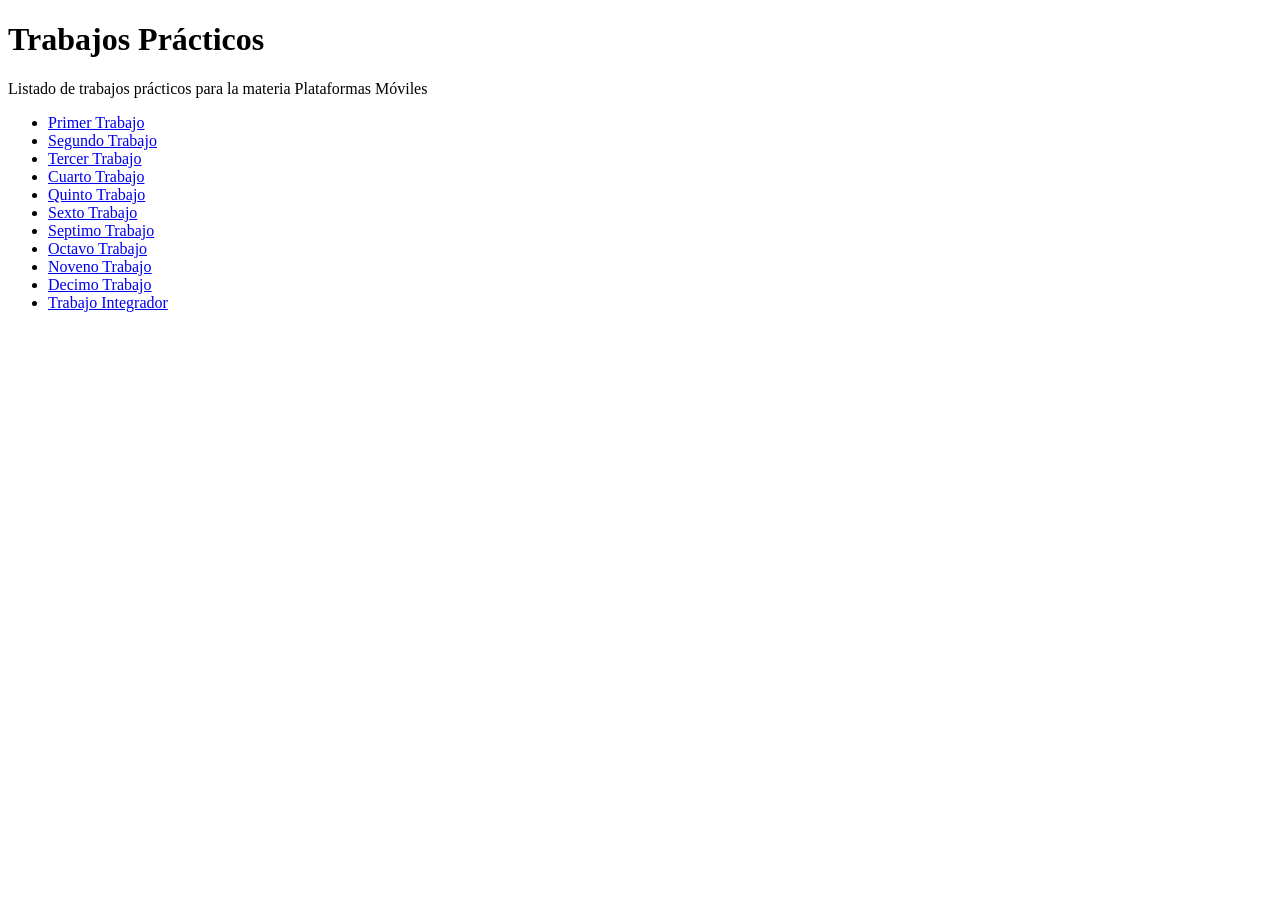
<file: index.html>
<!DOCTYPE html>
<html>
   <head>
      <title>Hola Mundo!</title>
   </head>
   <body>
     <h1>Trabajos Prácticos</h1>
     <p>Listado de trabajos prácticos para la materia Plataformas Móviles</p>
     <ul>
       <li><a href="tp-1/">Primer Trabajo</a></li>
        <li><a href="tp-2/">Segundo Trabajo</a></li>
        <li><a href="tp-3/">Tercer Trabajo</a></li>
        <li><a href="tp-4/">Cuarto Trabajo</a></li>
        <li><a href="tp-5/">Quinto Trabajo</a></li>
        <li><a href="tp-6/">Sexto Trabajo</a></li>
        <li><a href="tp-7/">Septimo Trabajo</a></li>
        <li><a href="tp-8/">Octavo Trabajo</a></li>
        <li><a href="tp-9/">Noveno Trabajo</a></li>
        <li><a href="tp-10/">Decimo Trabajo</a></li>
        <li><a href="tp-integrador/">Trabajo Integrador</a></li>
     </ul>
   </body>
</html>
</file>
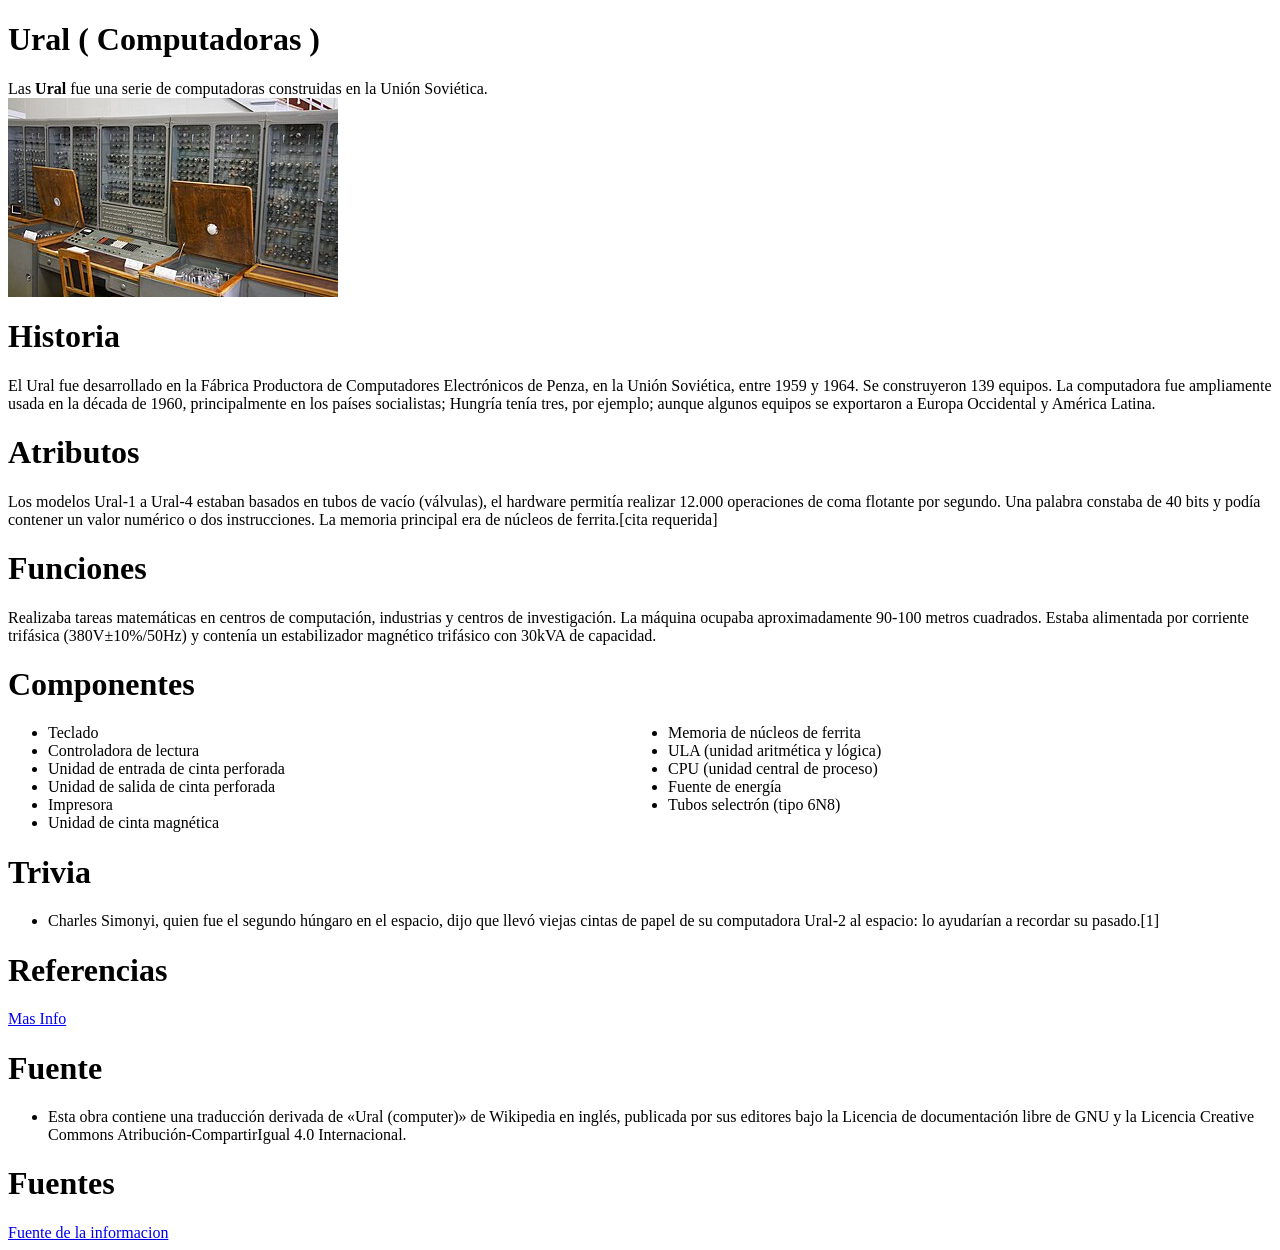
<file: tp-1/index.html>
<!DOCTYPE html>
<html lang="en">
<head>
    <meta charset="UTF-8">
    <meta name="viewport" content="width=device-width, initial-scale=1.0">
    <title>Ural </title>
</head>
<body>
    <h1>Ural ( Computadoras )</h1>
    <p>
        Las <strong>Ural</strong> fue una serie de computadoras construidas en la Unión Soviética.
        <img src="ural1.jpg" alt="ural1" style="display: block; margin-left: 0;">
    </p>

    <h1>Historia</h1>
    <p>
        El Ural fue desarrollado en la Fábrica Productora de Computadores Electrónicos de Penza, en la Unión Soviética, 
        entre 1959 y 1964. Se construyeron 139 equipos. La computadora fue ampliamente usada en la década de 1960, principalmente en los países 
        socialistas; Hungría tenía tres, por ejemplo; aunque algunos equipos se exportaron a Europa Occidental y América Latina.
    </p>

    <h1>Atributos</h1>
    <p>
        Los modelos Ural-1 a Ural-4 estaban basados en tubos de vacío (válvulas), el hardware permitía realizar 12.000 operaciones de coma flotante por segundo. 
        Una palabra constaba de 40 bits y podía contener un valor numérico o dos instrucciones. La memoria principal era de núcleos de ferrita.[cita requerida]
    </p>

    <h1>Funciones</h1>
    <p>
        Realizaba tareas matemáticas en centros de computación, industrias y centros de investigación. La máquina ocupaba aproximadamente 90-100 metros cuadrados. 
        Estaba alimentada por corriente trifásica (380V±10%/50Hz) y contenía un estabilizador magnético trifásico con 30kVA de capacidad.
    </p>

    <h1>Componentes</h1>
    <ul style="columns: 2;">
        <li>Teclado</li>
        <li>Controladora de lectura</li>
        <li>Unidad de entrada de cinta perforada</li>
        <li>Unidad de salida de cinta perforada </li>
        <li> Impresora </li>
        <li> Unidad de cinta magnética </li>
        <li>Memoria de núcleos de ferrita</li>
        <li>ULA (unidad aritmética y lógica)</li>
        <li>CPU (unidad central de proceso)</li>
        <li>Fuente de energía</li>
        <li>Tubos selectrón (tipo 6N8)</li>
    </ul>

    <h1>Trivia</h1>
    <ul>
        <li>Charles Simonyi, quien fue el segundo húngaro en el espacio,
            dijo que llevó viejas cintas de papel de su computadora Ural-2 al espacio: lo ayudarían a recordar su pasado.[1]</ul>
    </ul>

    <h1>Referencias</h1>
    <a href=" http://go.sosd.com/servlet/nrp?cmd=sty&cid=RIM&pgn=1&ino=1061860&cat=Science&lno=1">Mas Info</a>

    <h1>Fuente</h1>
    <ul>
        <li>
            Esta obra contiene una traducción derivada de 
            «Ural (computer)» de Wikipedia en inglés, publicada por sus editores bajo la Licencia de documentación libre de GNU y la Licencia Creative Commons Atribución-CompartirIgual 4.0 Internacional.
        </li>
    </ul>

    <h1>Fuentes</h1>
    <a href="https://es.wikipedia.org/wiki/Ural_(computadora)#Historia">Fuente de la informacion</a>
</body>
</html>
</file>
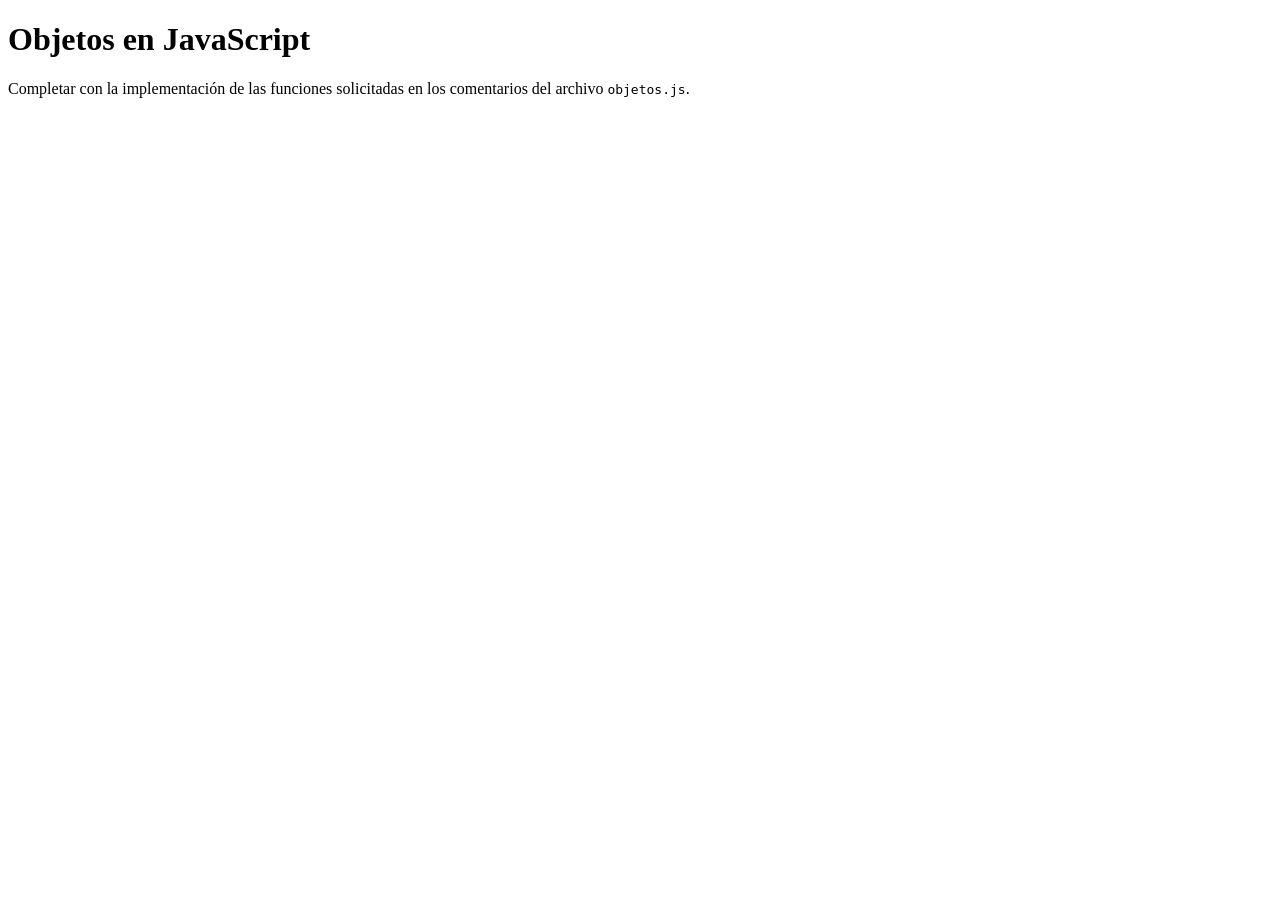
<file: tp-10/index.html>
<!DOCTYPE html>
<html>
<head>
    <meta charset="utf-8">
    <meta name="viewport" content="width=device-width, initial-scale=1">
    <title>Objetos en JavaScript</title>
</head>
<body>
    <h1>Objetos en JavaScript</h1>
    <p>Completar con la implementación de las funciones solicitadas en los comentarios del archivo <code>objetos.js</code>.</p>
    <script src="objetos.js"></script>
</body>
</html>
</file>
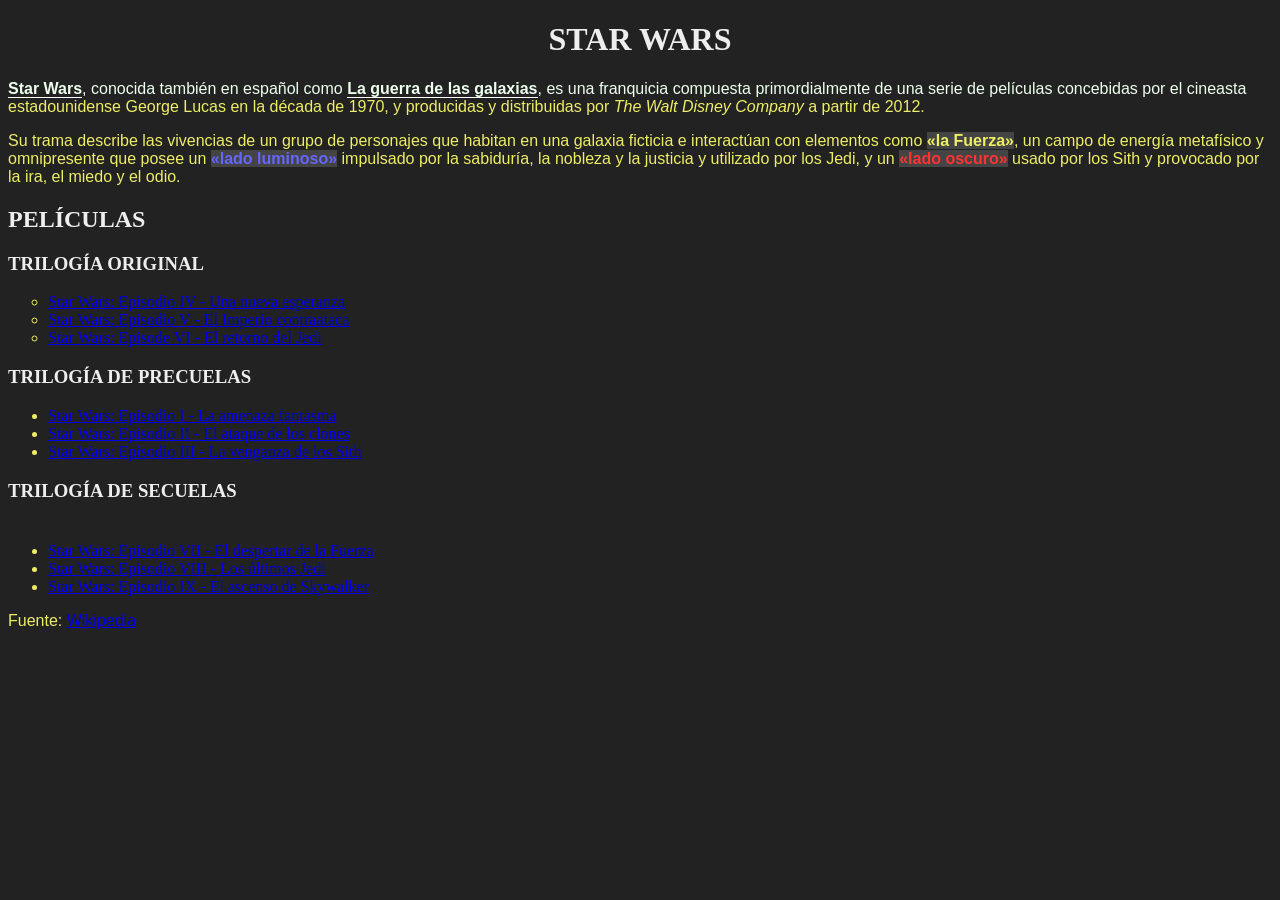
<file: tp-2/index.html>
<!DOCTYPE html>
<html>
<head>
    <meta charset="utf-8">
    <meta name="viewport" content="width=device-width, initial-scale=1">
    <title>TP2 - Selectores CSS</title>

    <link rel="stylesheet" href="style.css">

</head>
<body>
    <h1>Star Wars</h1>
    <p><strong>Star Wars</strong>, conocida también en español como <strong>La guerra de las galaxias</strong>, es una franquicia compuesta primordialmente de una serie de películas concebidas por el cineasta estadounidense George Lucas en la década de 1970, y producidas y distribuidas por <a>The Walt Disney Company</a> a partir de 2012.</p>
    <p>Su trama describe las vivencias de un grupo de personajes que habitan en una galaxia ficticia e interactúan con elementos como <span class="the-force">«la Fuerza»</span>, un campo de energía metafísico y omnipresente que posee un <span class="the-force light-side">«lado luminoso»</span> impulsado por la sabiduría, la nobleza y la justicia y utilizado por los Jedi, y un <span class="the-force dark-side">«lado oscuro»</span> usado por los Sith y provocado por la ira, el miedo y el odio.</p>
    <h2>Películas</h2>
    <h3>Trilogía Original</h3>
    <ul id="og-trilogy" class="movies-list">
        <li><a href="https://es.wikipedia.org/wiki/Star_Wars:_Episodio_IV_-_Una_nueva_esperanza">Star Wars: Episodio IV - Una nueva esperanza</a></li>
        <li><a href="https://es.wikipedia.org/wiki/Star_Wars:_Episodio_V_-_El_Imperio_contraataca">Star Wars: Episodio V - El Imperio contraataca</a></li>
        <li><a href="https://es.wikipedia.org/wiki/Star_Wars:_Episode_VI_-_Return_of_the_Jedi">Star Wars: Episode VI - El retorno del Jedi</a></li>
    </ul>
    <h3>Trilogía de precuelas</h3>
    <ul class="movies-list">
        <li><a href="https://es.wikipedia.org/wiki/Star_Wars:_Episodio_I_-_La_amenaza_fantasma">Star Wars: Episodio I - La amenaza fantasma</a></li>
        <li><a href="https://es.wikipedia.org/wiki/Star_Wars:_Episodio_II_-_El_ataque_de_los_clones">Star Wars: Episodio II - El ataque de los clones</a></li>
        <li><a href="https://es.wikipedia.org/wiki/Star_Wars:_Episodio_III_-_La_venganza_de_los_Sith">Star Wars: Episodio III - La venganza de los Sith</a></li>
    </ul>
    <h3>Trilogía de secuelas</h3>
    <ul class="movies-list">
        <li><a href="https://es.wikipedia.org/wiki/Star_Wars:_Episodio_VII_-_El_despertar_de_la_Fuerza">Star Wars: Episodio VII - El despertar de la Fuerza</a></li>
        <li><a href="https://es.wikipedia.org/wiki/Star_Wars:_Episodio_VIII_-_Los_últimos_Jedi">Star Wars: Episodio VIII - Los últimos Jedi</a></li>
        <li><a href="https://es.wikipedia.org/wiki/Star_Wars:_Episodio_IX_-_El_ascenso_de_Skywalker">Star Wars: Episodio IX - El ascenso de Skywalker</a></li>
    </ul>
    <p>Fuente: <a href="https://es.wikipedia.org/wiki/Star_Wars">Wikipedia</a></p>
</body>
</html>
</file>
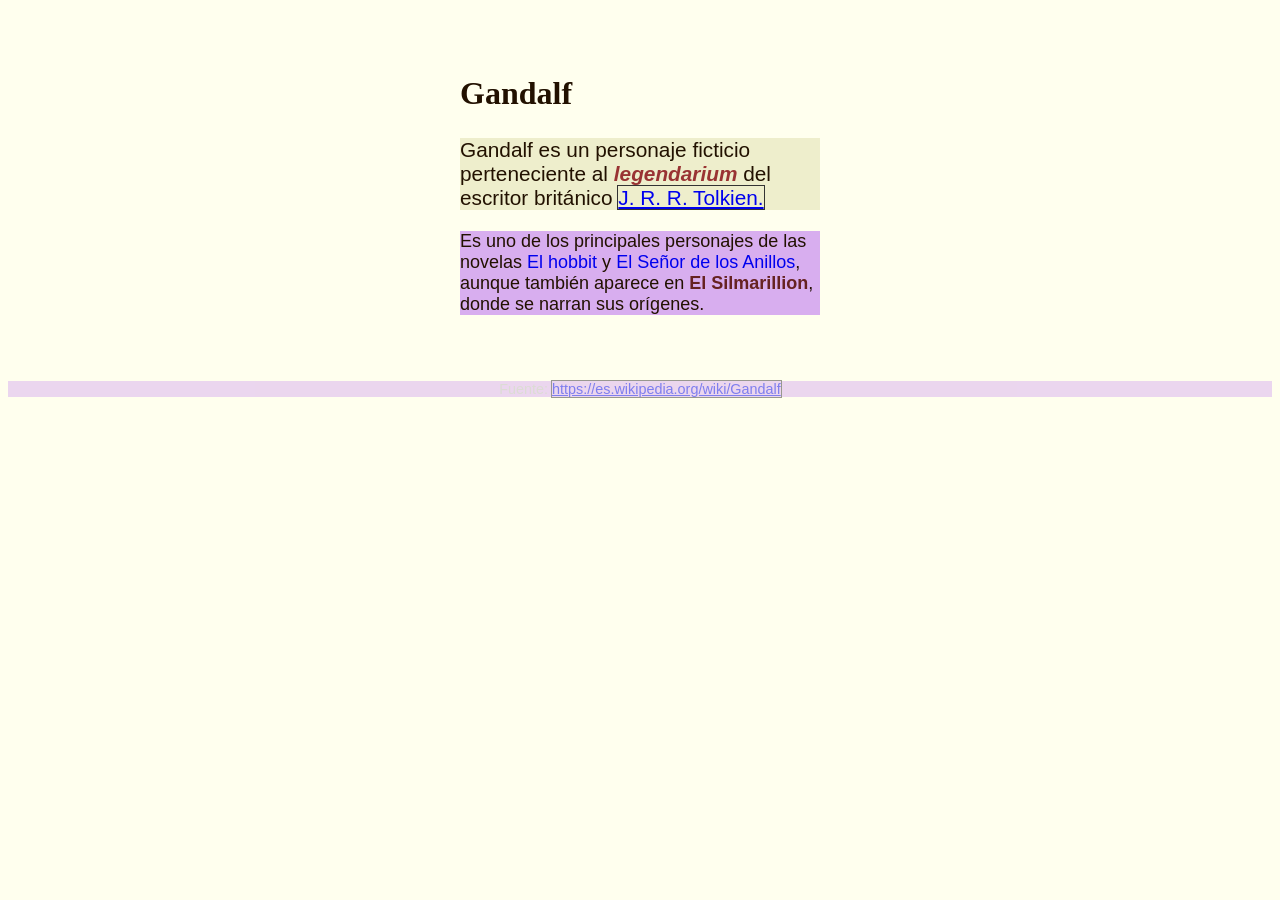
<file: tp-3/index.html>
<!DOCTYPE html>
<html lang="es">
<head>
	<meta charset="utf-8">
	<meta name="viewport" content="width=device-width, initial-scale=1">
	<title>TP3 - Especificidad CSS</title>
	<link rel="stylesheet" type="text/css" href="style.css">
	<style type="text/css">
		body {
			font-size: 18px;
			background-color: #ffe;
			color: #210;
		}

		#contenedor {
			max-width: 40ch;
			margin: 2rem auto;
			padding: 1rem;
		}

		h1 {
			font-size: 2rem;
			text-align: left;
		}

		p {
			font-family: sans-serif;
		}

		#primer-parrafo {
			font-size: 1.3rem;
			background-color: #eec;
		}

		p.importante em {
			font-weight: bold;
			color: #144;
		}

		p.novelas a {
			outline: none;
			text-decoration: none;
		}
		p.novelas a:hover {
			text-decoration: underline;
			background-color: #ccd;
		}

		body p.fuente.parrafo {
			color: #bbb !important;
			font-size: 0.9rem;
			opacity: 50%;
			text-align: center;
		}
	</style>
</head>
<body>
	<article id="contenedor">
		<h1 class="titulo">Gandalf</h1>
		
		<p id="primer-parrafo" class="importante parrafo">
			Gandalf es un personaje ficticio perteneciente al <em>legendarium</em> del escritor británico <a href="https://es.wikipedia.org/wiki/J._R._R._Tolkien">J. R. R. Tolkien.</a>
		</p>
		
		<p class="novelas parrafo">
			Es uno de los principales personajes de las novelas <a href="https://es.wikipedia.org/wiki/El_hobbit">El hobbit</a> y <a href="https://es.wikipedia.org/wiki/El_Señor_de_los_Anillos">El Señor de los Anillos</a>, aunque también aparece en <span class="complicado" style="color: #622">El Silmarillion</span>, donde se narran sus orígenes.
		</p>
	</article>

	<p class="fuente parrafo">
		Fuente: <a href="https://es.wikipedia.org/wiki/Gandalf">https://es.wikipedia.org/wiki/Gandalf</a>
	</p>
</body>
</html>
</file>
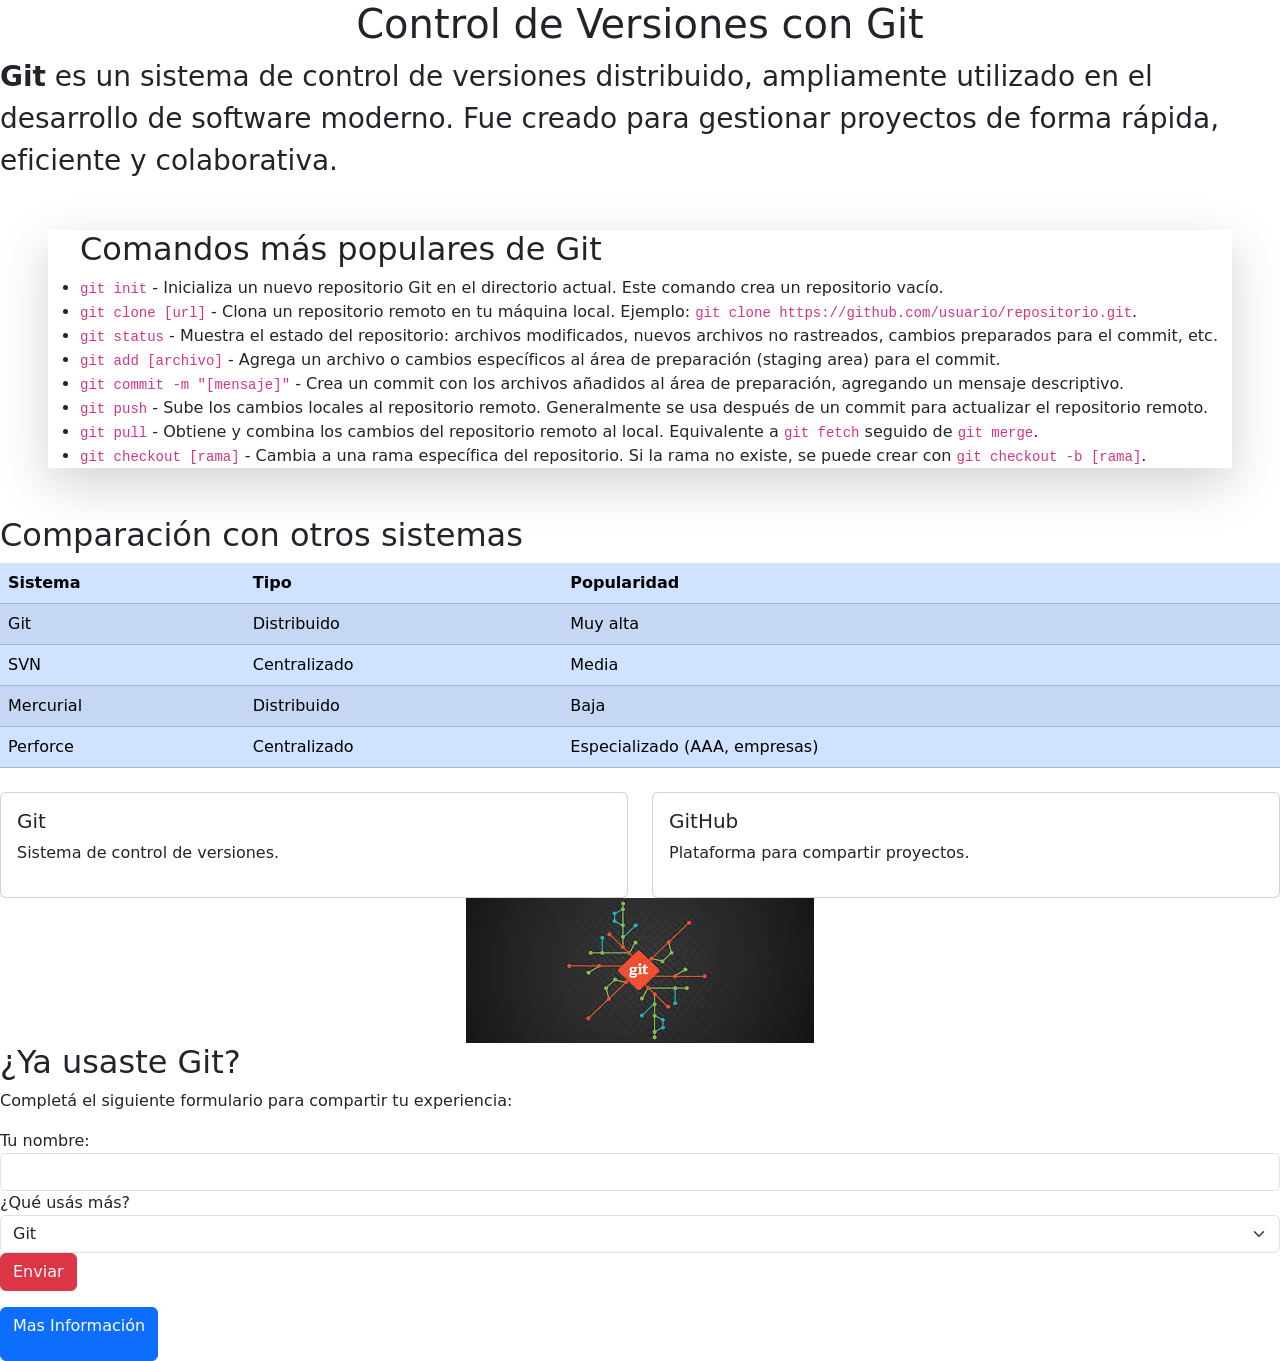
<file: tp-5/index.html>
<!DOCTYPE html>
<html lang="es">
<head>
    <meta charset="UTF-8">
    <meta name="viewport" content="width=device-width, initial-scale=1.0">

    <link href="https://cdn.jsdelivr.net/npm/bootstrap@5.3.0/dist/css/bootstrap.min.css" rel="stylesheet" integrity="sha384-9ndCyUaIbzAi2FUVXJi0CjmCapSmO7SnpJef0486qhLnuZ2cdeRhO02iuK6FUUVM" crossorigin="anonymous">

    <title>Control de Versiones con Git</title>
</head>
<body>

    <script src="https://cdn.jsdelivr.net/npm/bootstrap@5.3.0/dist/js/bootstrap.bundle.min.js" integrity="sha384-geWF76RCwLtnZ8qwWowPQNguL3RmwHVBC9FhGdlKrxdiJJigb/j/68SIy3Te4Bkz" crossorigin="anonymous"></script>

    <h1 class="text-center">Control de Versiones con Git</h1>

    <p class="fs-3"><strong>Git</strong> es un sistema de control de versiones distribuido, ampliamente utilizado en el desarrollo de
        software moderno. Fue creado para gestionar proyectos de forma rápida, eficiente y colaborativa.
    </p>

    <ul class="m-5 shadow-lg">
    <h2>Comandos más populares de Git</h2>
        <li><code>git init</code> - Inicializa un nuevo repositorio Git en el directorio actual. Este comando crea un repositorio vacío.</li>
        <li><code>git clone [url]</code> - Clona un repositorio remoto en tu máquina local. Ejemplo: <code>git clone https://github.com/usuario/repositorio.git</code>.</li>
        <li><code>git status</code> - Muestra el estado del repositorio: archivos modificados, nuevos archivos no rastreados, cambios preparados para el commit, etc.</li>
        <li><code>git add [archivo]</code> - Agrega un archivo o cambios específicos al área de preparación (staging area) para el commit.</li>
        <li><code>git commit -m "[mensaje]"</code> - Crea un commit con los archivos añadidos al área de preparación, agregando un mensaje descriptivo.</li>
        <li><code>git push</code> - Sube los cambios locales al repositorio remoto. Generalmente se usa después de un commit para actualizar el repositorio remoto.</li>
        <li><code>git pull</code> - Obtiene y combina los cambios del repositorio remoto al local. Equivalente a <code>git fetch</code> seguido de <code>git merge</code>.</li>
        <li><code>git checkout [rama]</code> - Cambia a una rama específica del repositorio. Si la rama no existe, se puede crear con <code>git checkout -b [rama]</code>.</li>
    </ul>

    <h2>Comparación con otros sistemas</h2>
    <table class="table table-primary table-striped">
        <thead>
            <tr>
                <th>Sistema</th>
                <th>Tipo</th>
                <th>Popularidad</th>
            </tr>
        </thead>
        <tbody>
            <tr>
                <td>Git</td>
                <td>Distribuido</td>
                <td>Muy alta</td>
            </tr>
            <tr>
                <td>SVN</td>
                <td>Centralizado</td>
                <td>Media</td>
            </tr>
            <tr>
                <td>Mercurial</td>
                <td>Distribuido</td>
                <td>Baja</td>
            </tr>
            <tr>
                <td>Perforce</td>
                <td>Centralizado</td>
                <td>Especializado (AAA, empresas)</td>
            </tr>
        </tbody>
    </table>


    <div class="row mt-4">
    <div class="col">
        <div class="card p-3">
            <h5>Git</h5>
            <p>Sistema de control de versiones.</p>
        </div>
    </div>

    <div class="col">
        <div class="card p-3">
            <h5>GitHub</h5>
            <p>Plataforma para compartir proyectos.</p>
        </div>
    </div>
</div>

    <div id="carouselExample" class="carousel slide">
  <div class="carousel-inner">
    <div class="carousel-item active">
      <center><img src="1.jpg" class="d-block w-10" alt="..."></center>
    </div>
    <div class="carousel-item">
      <center><img src="2.png" class="d-block w-10" alt="..."></center>
    </div>
    <div class="carousel-item">
      <center><img src="3.png" class="d-block w-10" alt="..."></center>
    </div>
  </div>
  <button class="carousel-control-prev" type="button" data-bs-target="#carouselExample" data-bs-slide="prev">
    <span class="carousel-control-prev-icon" aria-hidden="true"></span>
    <span class="visually-hidden">Previous</span>
  </button>
  <button class="carousel-control-next" type="button" data-bs-target="#carouselExample" data-bs-slide="next">
    <span class="carousel-control-next-icon" aria-hidden="true"></span>
    <span class="visually-hidden">Next</span>
  </button>
</div>

    <h2>¿Ya usaste Git?</h2>
    <p>Completá el siguiente formulario para compartir tu experiencia:</p>

    <form class="form">
        <label for="nombre">Tu nombre:</label>
        <input type="text" id="nombre" name="nombre" class="form-control">

        <label for="experiencia">¿Qué usás más?</label><br>
        <select id="experiencia" name="experiencia" class="form-select">
            <option value="git">Git</option>
            <option value="github">Git + GitHub</option>
            <option value="otro">Otro sistema</option>
            <option value="ninguno">Todavía no uso ninguno</option>
        </select>

        <button type="button" class="btn btn-danger">Enviar</button>

<br>

<button type="button" class="btn btn-primary mt-3" data-bs-toggle="modal" data-bs-target="#miModal">
    <p>Mas Información</p>
</button>


<div class="modal fade" id="miModal" tabindex="-1">
    <div class="modal-dialog">
        <div class="modal-content">

            <div class="modal-header">
                <h5 class="modal-title">Pagina de Git</h5>

                <button type="button" class="btn-close" data-bs-dismiss="modal"></button>
            </div>

            <div class="modal-body">
                <a href="https://git-scm.com/">
                    <p>Descagar Git</p>
                </a>
            </div>

            <div class="modal-footer">
                <button type="button" class="btn btn-secondary" data-bs-dismiss="modal">
                    <p>Cerrar</p>
                </button>
            </div>

        </div>
    </div>
</div>

    </form>
</body>
</html>
</file>
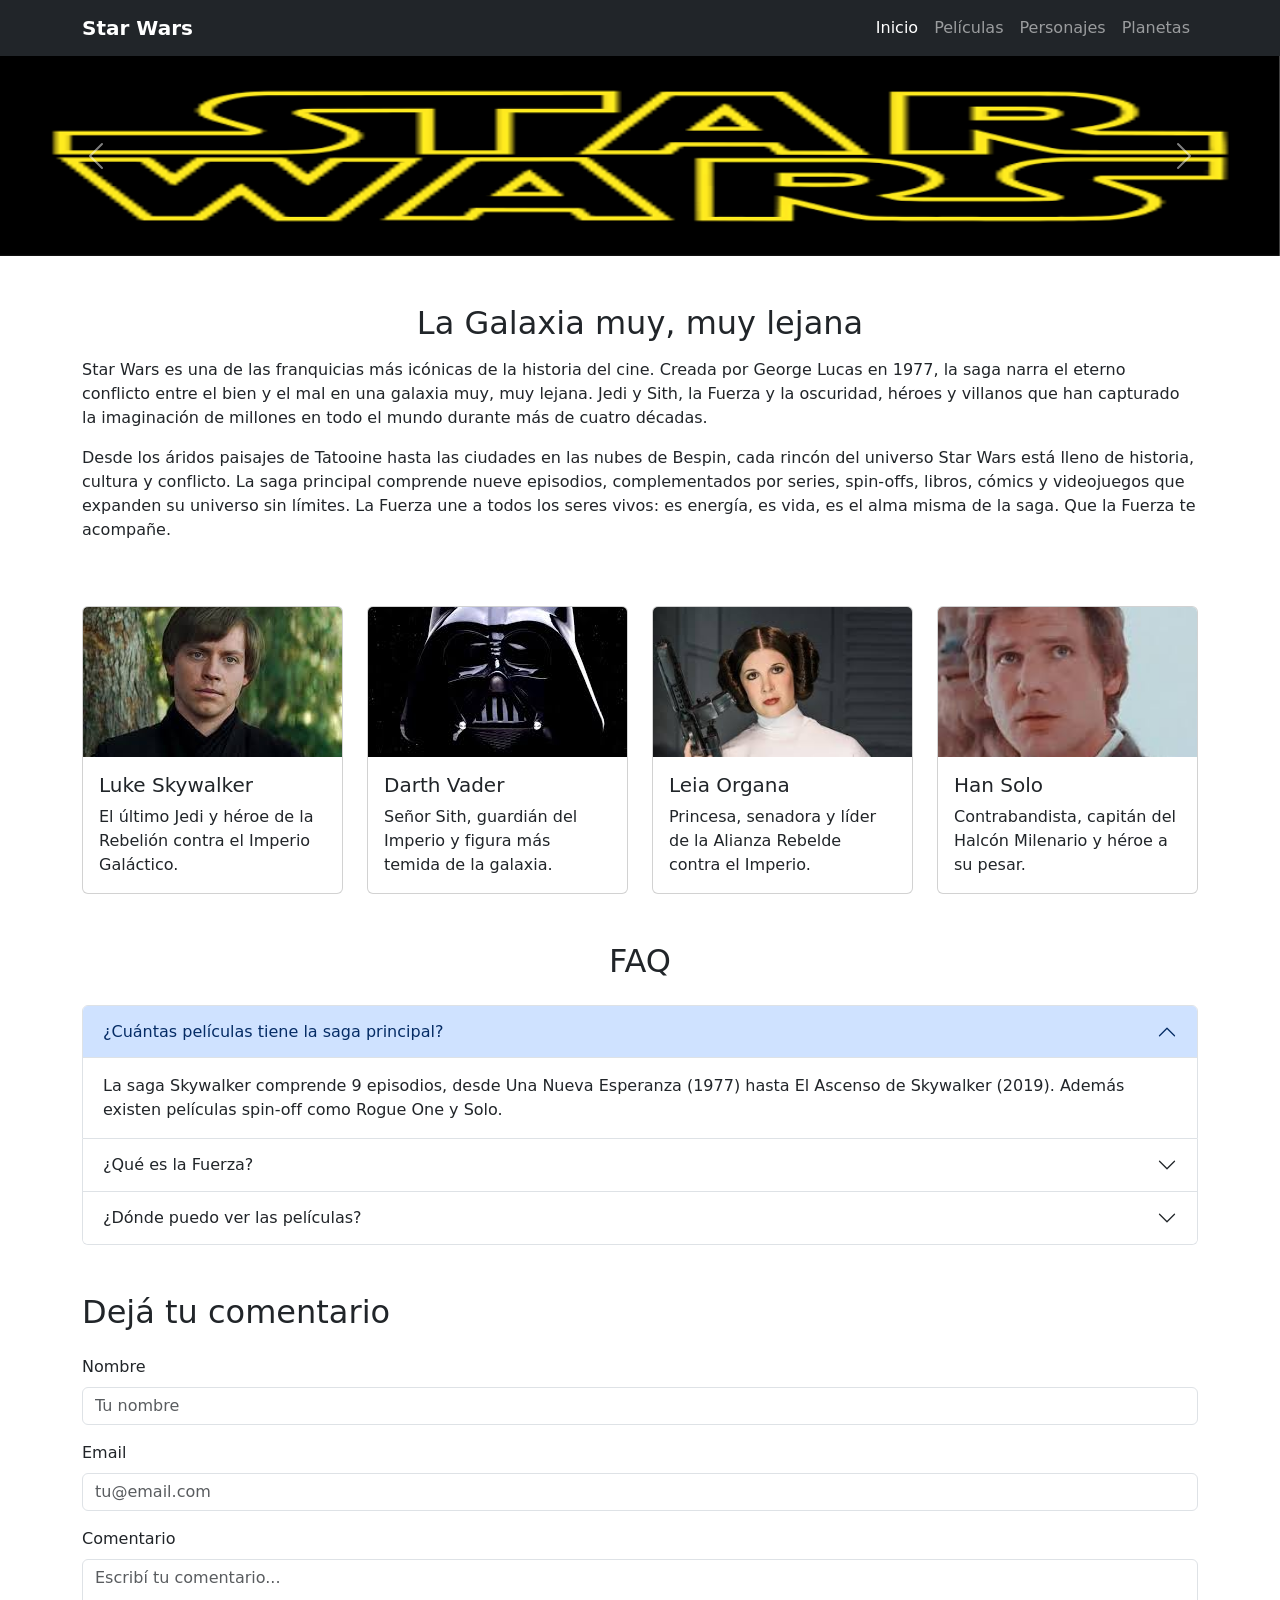
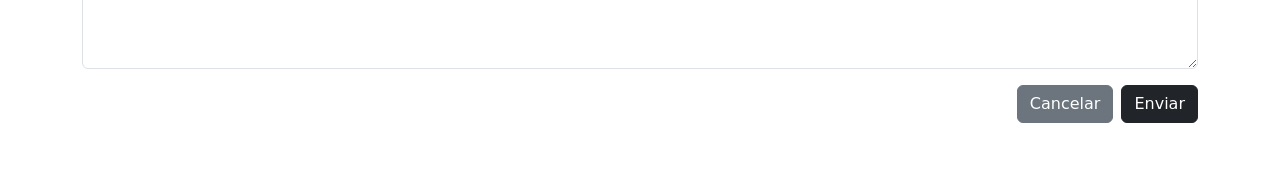
<file: tp-7/index.html>
<!DOCTYPE html>
<html lang="es">
<head>
  <meta charset="UTF-8" />
  <meta name="viewport" content="width=device-width, initial-scale=1.0" />
  <title>Star Wars - TP7</title>
  <link href="https://cdn.jsdelivr.net/npm/bootstrap@5.3.7/dist/css/bootstrap.min.css" rel="stylesheet" />
</head>

<body>
  <nav class="navbar navbar-expand-lg navbar-dark bg-dark">
    <div class="container">
      <a class="navbar-brand fw-bold" href="#">Star Wars</a>
      <button class="navbar-toggler" type="button" data-bs-toggle="collapse" data-bs-target="#menu">
        <span class="navbar-toggler-icon"></span>
      </button>
      <div class="collapse navbar-collapse" id="menu">
        <ul class="navbar-nav ms-auto">
          <li class="nav-item"><a class="nav-link active" href="#">Inicio</a></li>
          <li class="nav-item"><a class="nav-link" href="#">Películas</a></li>
          <li class="nav-item"><a class="nav-link" href="#">Personajes</a></li>
          <li class="nav-item"><a class="nav-link" href="#">Planetas</a></li>
        </ul>
      </div>
    </div>
  </nav>

  <div id="carouselExample" class="carousel slide d-none d-sm-block">
    <div class="carousel-inner">
      <div class="carousel-item active">
        <img src="logo.png" class="d-block w-100" alt="..." height="200">
      </div>
      <div class="carousel-item">
        <img src="1.jpg" class="d-block w-100" alt="..." height="200">
      </div>
      <div class="carousel-item">
        <img src="2.jpg" class="d-block w-100" alt="..." height="200">
      </div>
    </div>
    <button class="carousel-control-prev" type="button" data-bs-target="#carouselExample" data-bs-slide="prev">
      <span class="carousel-control-prev-icon" aria-hidden="true"></span>
      <span class="visually-hidden">Previous</span>
    </button>
    <button class="carousel-control-next" type="button" data-bs-target="#carouselExample" data-bs-slide="next">
      <span class="carousel-control-next-icon" aria-hidden="true"></span>
      <span class="visually-hidden">Next</span>
    </button>
  </div>


  <main class="container mt-5">
    <section class="row mb-5">
      <div class="col-12">
        <h2 class="text-center mb-3">La Galaxia muy, muy lejana</h2>
        <p>
          Star Wars es una de las franquicias más icónicas de la historia del cine. Creada por George Lucas en 1977,
          la saga narra el eterno conflicto entre el bien y el mal en una galaxia muy, muy lejana. Jedi y Sith,
          la Fuerza y la oscuridad, héroes y villanos que han capturado la imaginación de millones en todo el mundo
          durante más de cuatro décadas.
        </p>
        <p>
          Desde los áridos paisajes de Tatooine hasta las ciudades en las nubes de Bespin, cada rincón del universo
          Star Wars está lleno de historia, cultura y conflicto. La saga principal comprende nueve episodios,
          complementados por series, spin-offs, libros, cómics y videojuegos que expanden su universo sin límites.
          La Fuerza une a todos los seres vivos: es energía, es vida, es el alma misma de la saga. Que la Fuerza
          te acompañe.
        </p>
      </div>
    </section>

    <section class="row g-4 mb-5">

      <div class="col-12 col-md-6 col-lg-3">
        <div class="card h-100">
          <img src="luke.jpg" class="card-img-top" style="height:150px; object-fit:cover;" alt="Luke" />
          <div class="card-body">
            <h5 class="card-title">Luke Skywalker</h5>
            <p class="card-text">El último Jedi y héroe de la Rebelión contra el Imperio Galáctico.</p>
          </div>
        </div>
      </div>

      <div class="col-12 col-md-6 col-lg-3">
        <div class="card h-100">
          <img src="darth.jpg" class="card-img-top" style="height:150px; object-fit:cover;" alt="Vader" />
          <div class="card-body">
            <h5 class="card-title">Darth Vader</h5>
            <p class="card-text">Señor Sith, guardián del Imperio y figura más temida de la galaxia.</p>
          </div>
        </div>
      </div>

      <div class="col-12 col-md-6 col-lg-3">
        <div class="card h-100">
          <img src="leia.jpg" class="card-img-top" style="height:150px; object-fit:cover;" alt="Leia" />
          <div class="card-body">
            <h5 class="card-title">Leia Organa</h5>
            <p class="card-text">Princesa, senadora y líder de la Alianza Rebelde contra el Imperio.</p>
          </div>
        </div>
      </div>

      <div class="col-12 col-md-6 col-lg-3">
        <div class="card h-100">
          <img src="han.jpg" class="card-img-top" style="height:150px; object-fit:cover;" alt="Han" />
          <div class="card-body">
            <h5 class="card-title">Han Solo</h5>
            <p class="card-text">Contrabandista, capitán del Halcón Milenario y héroe a su pesar.</p>
          </div>
        </div>
      </div>

    </section>

    <section class="row mb-5">
      <div class="col-12">
        <h2 class="text-center mb-4">FAQ</h2>
        <div class="accordion" id="faqAccordion">

          <div class="accordion-item">
            <h2 class="accordion-header">
              <button class="accordion-button" type="button" data-bs-toggle="collapse" data-bs-target="#faq1">
                ¿Cuántas películas tiene la saga principal?
              </button>
            </h2>
            <div id="faq1" class="accordion-collapse collapse show" data-bs-parent="#faqAccordion">
              <div class="accordion-body">
                La saga Skywalker comprende 9 episodios, desde Una Nueva Esperanza (1977) hasta El Ascenso de Skywalker (2019). Además existen películas spin-off como Rogue One y Solo.
              </div>
            </div>
          </div>

          <div class="accordion-item">
            <h2 class="accordion-header">
              <button class="accordion-button collapsed" type="button" data-bs-toggle="collapse" data-bs-target="#faq2">
                ¿Qué es la Fuerza?
              </button>
            </h2>
            <div id="faq2" class="accordion-collapse collapse" data-bs-parent="#faqAccordion">
              <div class="accordion-body">
                La Fuerza es una energía mística que conecta a todos los seres vivos. Quienes son sensibles a ella pueden usarla para potenciar sus habilidades y mover objetos con la mente.
              </div>
            </div>
          </div>

          <div class="accordion-item">
            <h2 class="accordion-header">
              <button class="accordion-button collapsed" type="button" data-bs-toggle="collapse" data-bs-target="#faq3">
                ¿Dónde puedo ver las películas?
              </button>
            </h2>
            <div id="faq3" class="accordion-collapse collapse" data-bs-parent="#faqAccordion">
              <div class="accordion-body">
                Toda la saga Star Wars está disponible en Disney+, junto con series como The Mandalorian, Obi-Wan Kenobi y Andor.
              </div>
            </div>
          </div>

        </div>
      </div>
    </section>

    <section class="row mb-5">
      <div class="col-12">
        <h2 class="mb-4">Dejá tu comentario</h2>
        <div class="mb-3">
          <label class="form-label" for="nombre">Nombre</label>
          <input type="text" class="form-control" id="nombre" placeholder="Tu nombre" />
        </div>
        <div class="mb-3">
          <label class="form-label" for="email">Email</label>
          <input type="email" class="form-control" id="email" placeholder="tu@email.com" />
        </div>
        <div class="mb-3">
          <label class="form-label" for="comentario">Comentario</label>
          <textarea class="form-control" id="comentario" rows="4" placeholder="Escribí tu comentario..."></textarea>
        </div>
        <div class="d-flex justify-content-center justify-content-sm-end gap-2">
          <button type="button" class="btn btn-secondary">Cancelar</button>
          <button type="button" class="btn btn-dark">Enviar</button>
        </div>
      </div>
    </section>
  </main>


  <script src="https://cdn.jsdelivr.net/npm/bootstrap@5.3.7/dist/js/bootstrap.bundle.min.js"></script>

</body>
</html>
</file>
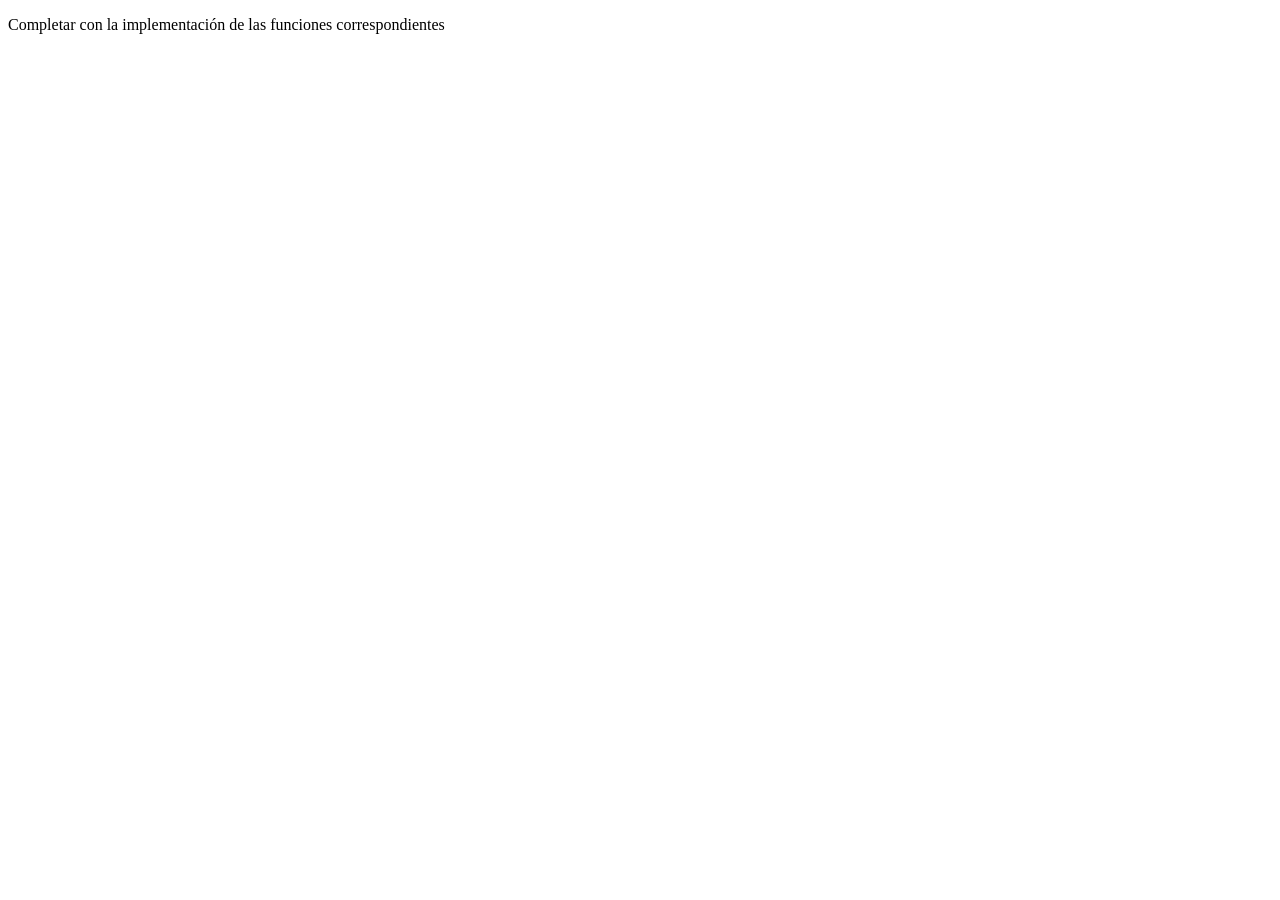
<file: tp-8/index.html>
<!DOCTYPE html>
<html>
<head>
	<meta charset="utf-8">
	<meta name="viewport" content="width=device-width, initial-scale=1">
	<title>TP-7: Funciones en JavaScript</title>
</head>
<body>
<p>Completar con la implementación de las funciones correspondientes</p>
<script type="text/javascript">
// Numeros

// 1- Implementar una función "suma" que retorne la suma de 2 numeros
// ejemplo: suma(2,3) retorna 5
function suma(num1, num2) {
    return num1 + num2;
}

console.log("Resultados de suma():")
console.log(suma(2,3)); // 5
console.log(suma(4,4)); // 8
console.log(suma(-10,10)); // 0


// 2- Implementar una función "elevarAlCubo" que eleve al cubo un numero
// ejemplo: elevarAlCubo(3) retorna 27

function elevarAlCubo(num) {
    return num * num * num;
}

console.log("Resultados de elevarAlCubo():")
console.log(elevarAlCubo(3)); // 27
console.log(elevarAlCubo(99)); // 970299

// 3- Implementar una función "restoDivisionEntera" para devolver el resto de una división entera entre un dividendo y un divisor
// ejemplo: restoDivisionEntera(3,2) retorna 1

function restoDivisionEntera(dividendo, divisor) {
    return dividendo / divisor; 
}

console.log("Resultados de restoDivisionEntera():")
console.log(restoDivisionEntera(1,3)); // 1
console.log(restoDivisionEntera(2,3)); // 2
console.log(restoDivisionEntera(3,3)); // 0
console.log(restoDivisionEntera(4,3)); // 1


// 4- Implementar una función "numeroPi" para devolver el numero PI
// ejemplo: numeroPi() retorna 3,14...

function numeroPi () {
    return Math.PI;
}

console.log("Resultado de numeroPi():")
console.log(numeroPi())


// 5- Implementar una función "numeroRandom" para devolver un número random (aleatorio)
// ejemplo: numeroRandom() retorna 0,123...

function numeroRandom () {
    return Math.random();
}

console.log("Resultados de numeroRandom():")
console.log(numeroRandom())
console.log(numeroRandom())
console.log(numeroRandom())


// 6- Implementar una función "numeroRandomDesdeHasta" para devolver un número random entre 2 valores recibidos como parámetros
// ejemplo: numeroRandomDesdeHasta(1,6) retorna 3

function numeroRandomDesdeHasta(desde,hasta) {
    return Math.floor(Math.random () * 6 ) +1;
}

console.log("Resultados de numeroRandomDesdeHasta():")
console.log(numeroRandomDesdeHasta(1,6))
console.log(numeroRandomDesdeHasta(2,5))
console.log(numeroRandomDesdeHasta(3,4))


// 7- Implementar una función "esPar" que reciba un número como parámetro y devuelva verdadero si el número es par, o falso si es impar
// ejemplo: esPar(4) retorna true, esPar(5) retorna false

function esPar (num) {
    return num % 2 == 0;
}

console.log("Resultados de esPar():")
console.log(esPar(4)); // true
console.log(esPar(5)); // false
console.log(esPar(0)); // true
console.log(esPar(-2)); // true


// 8- Implementar una función "esPositivo" que reciba un número y devuelva true si el número es positivo, o false si es negativo o cero
// ejemplo: esPositivo(4) retorna true, esPositivo(-3) retorna false

function esPositivo (num) {
    return num>0;
}

console.log("Resultados de esPositivo():")
console.log(esPositivo(4)); // true
console.log(esPositivo(-3)); // false
console.log(esPositivo(0)); // false

// 9- Implementar una función "clasificarNumero" que reciba un número y retorne un mensaje indicando si el número es par o impar, y si es positivo o negativo
// ejemplo: clasificarNumero(4) retorna "El número 4 es par y positivo."
// ejemplo: clasificarNumero(-3) retorna "El número -3 es impar y negativo."

function clasificarNumero (num){
    let par = ( num % 2 == 0) ? "par":"impar";
    let signo = ( num > 0 ) ? "positivo":"negativo";

    return `El número ${num} es ${par} y ${signo}.`;
}

console.log("Resultados de clasificarNumero():")
console.log(clasificarNumero(4)); // "El número 4 es par y positivo."
console.log(clasificarNumero(-3)); // "El número -3 es impar y negativo."
console.log(clasificarNumero(0)); // "El número 0 es par y no positivo."

// Cadenas de Caracteres

// 10- Implementar una función "transformarMayuscula" que transforme a mayúscula la cadena de caracteres recibida como parámetro
// ejemplo: transformarMayuscula("Plataformas Móviles") retorna "PLATAFORMAS MÓVILES"

function transformarMayuscula(texto){
    return texto.toUpperCase();
}
console.log("Resultados de transformarMayuscula():")
console.log(transformarMayuscula("Plataformas Móviles"))
console.log(transformarMayuscula("hola mundo"))
console.log(transformarMayuscula("abc"))


// 11- Implementar una función "primeraLetra" que nos devuelva la inicial de la cadena de caracteres recibida como parámetro
// ejemplo: primeraLetra("Plataformas") retorna "P"

function primeraLetra(texto) {
    return texto.charAt(0);
}

console.log("Resultados de primeraLetra():")
console.log(primeraLetra("Plataformas Móviles"))
console.log(primeraLetra("hola mundo"))
console.log(primeraLetra("abc"))


// 12- Implementar una función "sinPrimeraLetra" que nos devuelva la cadena de caracteres recibida como parámetro sin la primera letra
// ejemplo: sinPrimeraLetra("Plataformas") retorna "lataformas"

function sinPrimeraLetra(texto){
    return texto.substring(1);
}

console.log("Resultados de sinPrimeraLetra():")
console.log(sinPrimeraLetra("Plataformas Móviles"))
console.log(sinPrimeraLetra("hola mundo"))
console.log(sinPrimeraLetra("abc"))


// 13- Implementar una función "primeraLetraMayuscula" que devuelve la cadena de caracteres recibida, pero  con su primera letra en mayúscula
// ejemplo: primeraLetraMayuscula("plataformas") retorna "Plataformas"

function primeraLetraMayuscula(texto) {
    return texto.charAt(0).toUpperCase() + texto.slice(1);
}

console.log("Resultados de primeraLetraMayuscula():")
console.log(primeraLetraMayuscula("plataformas móviles"))
console.log(primeraLetraMayuscula("hola mundo"))
console.log(primeraLetraMayuscula("abc"))


// 14- Implementar una función "terminaCon" que devuelve verdadero o falso si la palabra termina con la terminación recibida
// ejemplo: terminaCon("plataformas", "mas") retorna true

function terminaCon(texto, terminaCon) {
    return texto.endsWith(terminaCon);
}

console.log("Resultados de terminaCon():")
console.log(terminaCon("hola", "a")); // true
console.log(terminaCon("hola", "o")); // false
console.log(terminaCon("plataformas", "mas")); // true
console.log(terminaCon("plataformas", "más")); // false

// 15- Implementar una función "palabraInvertida" que devuelva la palabra invertida
// ejemplo: palabraInvertida("hola") retorna "aloh";

function palabraInvertida(texto){
    return texto.split('').reverse().join('');
}

console.log("Resultados de palabraInvertida():")
console.log(palabraInvertida("plataformas móviles"))
console.log(palabraInvertida("hola mundo"))
console.log(palabraInvertida("abc"))

</script>
</body>
</html>
</file>
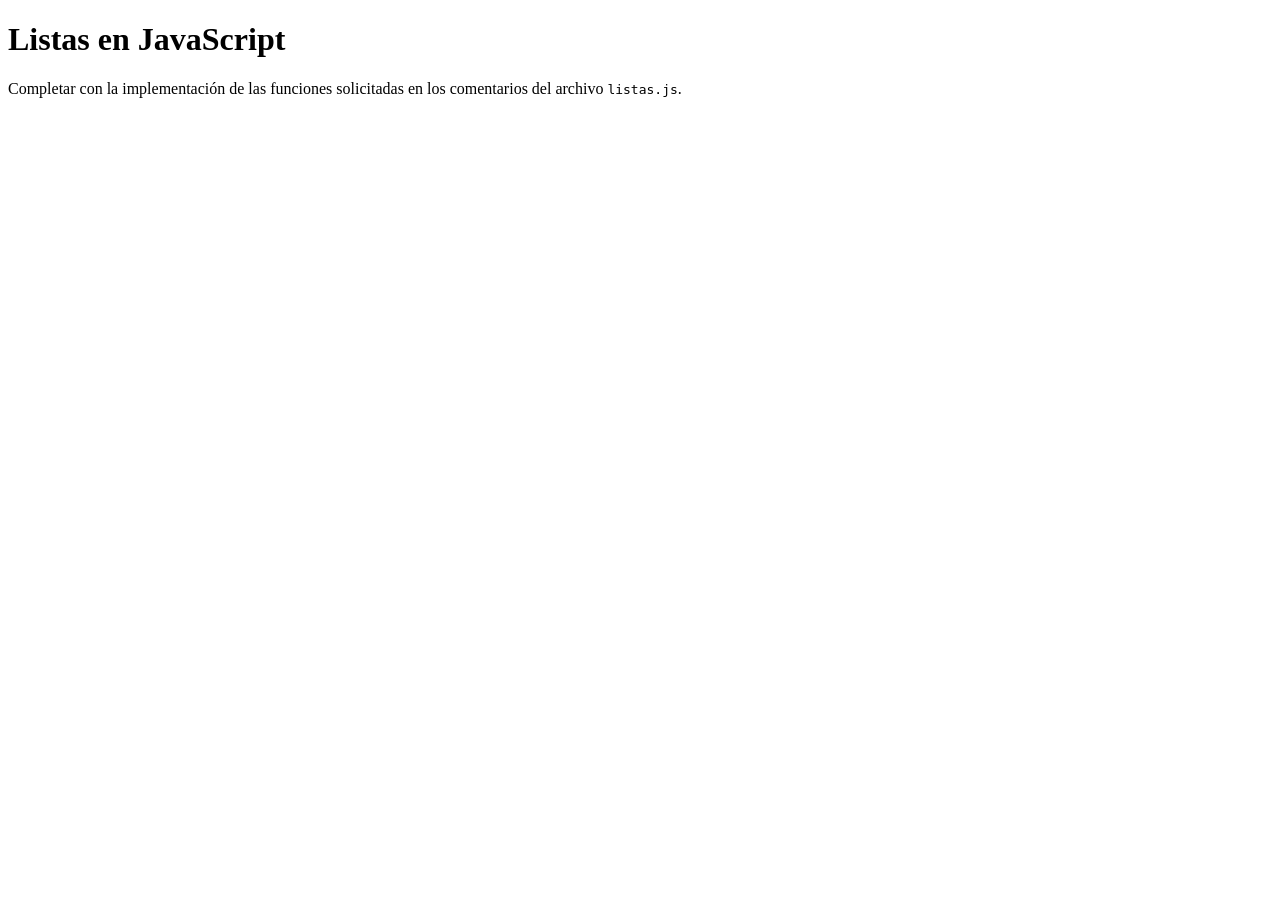
<file: tp-9/index.html>
<!DOCTYPE html>
<html>
<head>
	<meta charset="utf-8">
	<meta name="viewport" content="width=device-width, initial-scale=1">
	<title>Listas en JavaScript</title>
</head>
<body>
    <h1>Listas en JavaScript</h1>
    <p>Completar con la implementación de las funciones solicitadas en los comentarios del archivo <code>listas.js</code>.</p>
    <script src="listas.js"></script>
</body>
</html>
</file>
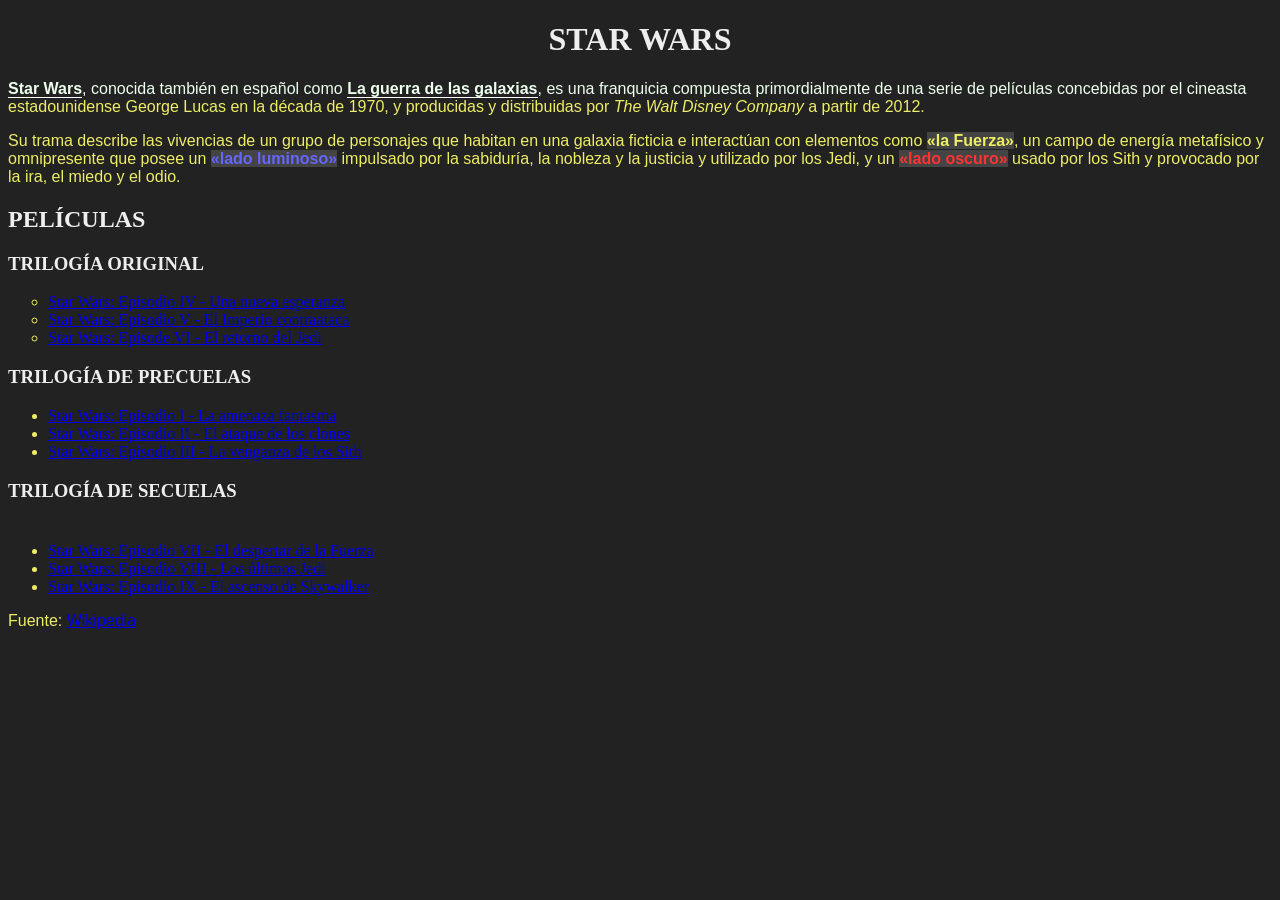
<file: tp-2/tp-2.html>
<!DOCTYPE html>
<html>
<head>
    <meta charset="utf-8">
    <meta name="viewport" content="width=device-width, initial-scale=1">
    <title>TP2 - Selectores CSS</title>

    <link rel="stylesheet" href="style.css">

</head>
<body>
    <h1>Star Wars</h1>
    <p><strong>Star Wars</strong>, conocida también en español como <strong>La guerra de las galaxias</strong>, es una franquicia compuesta primordialmente de una serie de películas concebidas por el cineasta estadounidense George Lucas en la década de 1970, y producidas y distribuidas por <a>The Walt Disney Company</a> a partir de 2012.</p>
    <p>Su trama describe las vivencias de un grupo de personajes que habitan en una galaxia ficticia e interactúan con elementos como <span class="the-force">«la Fuerza»</span>, un campo de energía metafísico y omnipresente que posee un <span class="the-force light-side">«lado luminoso»</span> impulsado por la sabiduría, la nobleza y la justicia y utilizado por los Jedi, y un <span class="the-force dark-side">«lado oscuro»</span> usado por los Sith y provocado por la ira, el miedo y el odio.</p>
    <h2>Películas</h2>
    <h3>Trilogía Original</h3>
    <ul id="og-trilogy" class="movies-list">
        <li><a href="https://es.wikipedia.org/wiki/Star_Wars:_Episodio_IV_-_Una_nueva_esperanza">Star Wars: Episodio IV - Una nueva esperanza</a></li>
        <li><a href="https://es.wikipedia.org/wiki/Star_Wars:_Episodio_V_-_El_Imperio_contraataca">Star Wars: Episodio V - El Imperio contraataca</a></li>
        <li><a href="https://es.wikipedia.org/wiki/Star_Wars:_Episode_VI_-_Return_of_the_Jedi">Star Wars: Episode VI - El retorno del Jedi</a></li>
    </ul>
    <h3>Trilogía de precuelas</h3>
    <ul class="movies-list">
        <li><a href="https://es.wikipedia.org/wiki/Star_Wars:_Episodio_I_-_La_amenaza_fantasma">Star Wars: Episodio I - La amenaza fantasma</a></li>
        <li><a href="https://es.wikipedia.org/wiki/Star_Wars:_Episodio_II_-_El_ataque_de_los_clones">Star Wars: Episodio II - El ataque de los clones</a></li>
        <li><a href="https://es.wikipedia.org/wiki/Star_Wars:_Episodio_III_-_La_venganza_de_los_Sith">Star Wars: Episodio III - La venganza de los Sith</a></li>
    </ul>
    <h3>Trilogía de secuelas</h3>
    <ul class="movies-list">
        <li><a href="https://es.wikipedia.org/wiki/Star_Wars:_Episodio_VII_-_El_despertar_de_la_Fuerza">Star Wars: Episodio VII - El despertar de la Fuerza</a></li>
        <li><a href="https://es.wikipedia.org/wiki/Star_Wars:_Episodio_VIII_-_Los_últimos_Jedi">Star Wars: Episodio VIII - Los últimos Jedi</a></li>
        <li><a href="https://es.wikipedia.org/wiki/Star_Wars:_Episodio_IX_-_El_ascenso_de_Skywalker">Star Wars: Episodio IX - El ascenso de Skywalker</a></li>
    </ul>
    <p>Fuente: <a href="https://es.wikipedia.org/wiki/Star_Wars">Wikipedia</a></p>
</body>
</html>
</file>
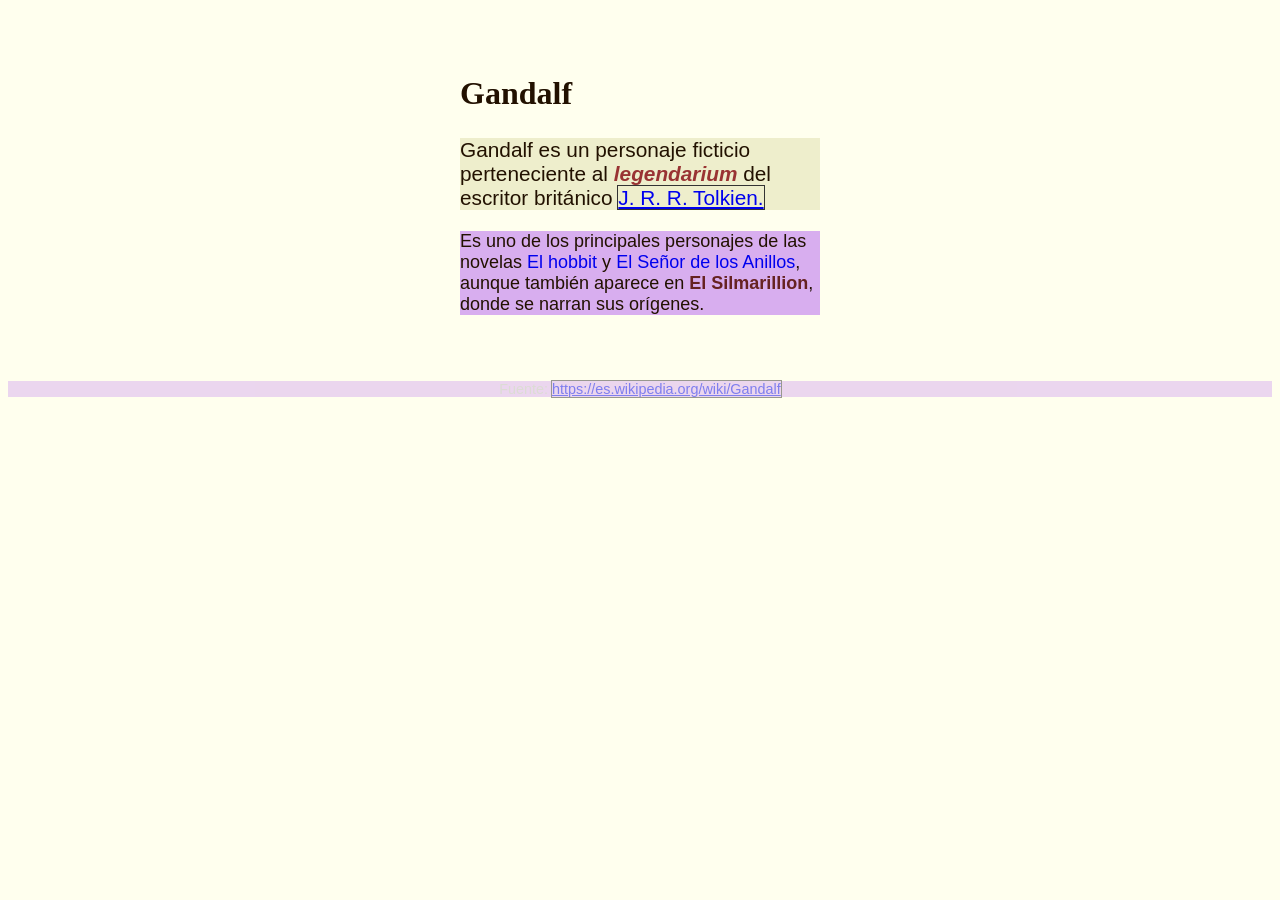
<file: tp-3/tp-3.html>
<!DOCTYPE html>
<html lang="es">
<head>
	<meta charset="utf-8">
	<meta name="viewport" content="width=device-width, initial-scale=1">
	<title>TP3 - Especificidad CSS</title>
	<link rel="stylesheet" type="text/css" href="style.css">
	<style type="text/css">
		body {
			font-size: 18px;
			background-color: #ffe;
			color: #210;
		}

		#contenedor {
			max-width: 40ch;
			margin: 2rem auto;
			padding: 1rem;
		}

		h1 {
			font-size: 2rem;
			text-align: left;
		}

		p {
			font-family: sans-serif;
		}

		#primer-parrafo {
			font-size: 1.3rem;
			background-color: #eec;
		}

		p.importante em {
			font-weight: bold;
			color: #144;
		}

		p.novelas a {
			outline: none;
			text-decoration: none;
		}
		p.novelas a:hover {
			text-decoration: underline;
			background-color: #ccd;
		}

		body p.fuente.parrafo {
			color: #bbb !important;
			font-size: 0.9rem;
			opacity: 50%;
			text-align: center;
		}
	</style>
</head>
<body>
	<article id="contenedor">
		<h1 class="titulo">Gandalf</h1>
		
		<p id="primer-parrafo" class="importante parrafo">
			Gandalf es un personaje ficticio perteneciente al <em>legendarium</em> del escritor británico <a href="https://es.wikipedia.org/wiki/J._R._R._Tolkien">J. R. R. Tolkien.</a>
		</p>
		
		<p class="novelas parrafo">
			Es uno de los principales personajes de las novelas <a href="https://es.wikipedia.org/wiki/El_hobbit">El hobbit</a> y <a href="https://es.wikipedia.org/wiki/El_Señor_de_los_Anillos">El Señor de los Anillos</a>, aunque también aparece en <span class="complicado" style="color: #622">El Silmarillion</span>, donde se narran sus orígenes.
		</p>
	</article>

	<p class="fuente parrafo">
		Fuente: <a href="https://es.wikipedia.org/wiki/Gandalf">https://es.wikipedia.org/wiki/Gandalf</a>
	</p>
</body>
</html>
</file>
<file: tp-2/style.css>
body {
    background-color: #222;
    color: #ee6 ;
}
h1 {
    text-align: center;
}
p {
    font-family: sans-serif;
}
h1, h2, h3, h4, h5, h6 {
    color: #eee;
}
strong {
    border-bottom: 1px solid white;
}
.the-force {
    background-color: #444;
    font-weight: bold;
}
.light-side {
    color: #66f;
}
.dark-side {
    color: #f33;
}
#og-trilogy {
    list-style-type: circle;
}
ul:nth-of-type(2) {
    padding-left: 40px;
}
ul:nth-of-type(3) {
    margin-top: 40px;
}
h1, h2, h3, h4, h5, h6 {
    text-transform: uppercase;
}
p:first-of-type::first-line {
    color: #efe;
  }
h1:hover {
    color: pink;
}
a:visited {
    color: gray;
}
a:not([href]) {
    font-style: italic;
}
.lista-peliculas li:nth-child(odd){
    background-color: #111;
    color: white;
    padding: 10px;
}
.lista-peliculas li:nth-child(even){
    background-color: #333;
    color: white;
    padding: 10px;
}
</file>
<file: tp-3/style.css>
h1 {
    text-align: center;
}
p {
    font-family: serif;
}
#primer-parrafo {
    background-color: #CEE;
}
#primer-parrafo em {
    color: #933;
}
a {
  outline: 1px solid #333;
}
p.fuente {
  opacity: 100%; 
}
p:not([id]) {
  background-color: rgba(190, 120, 240, 0.6);
}
p.fuente {
    color: #000;
}
.complicado {
    font-weight: bold;
    color: #C62;
}
</file>
